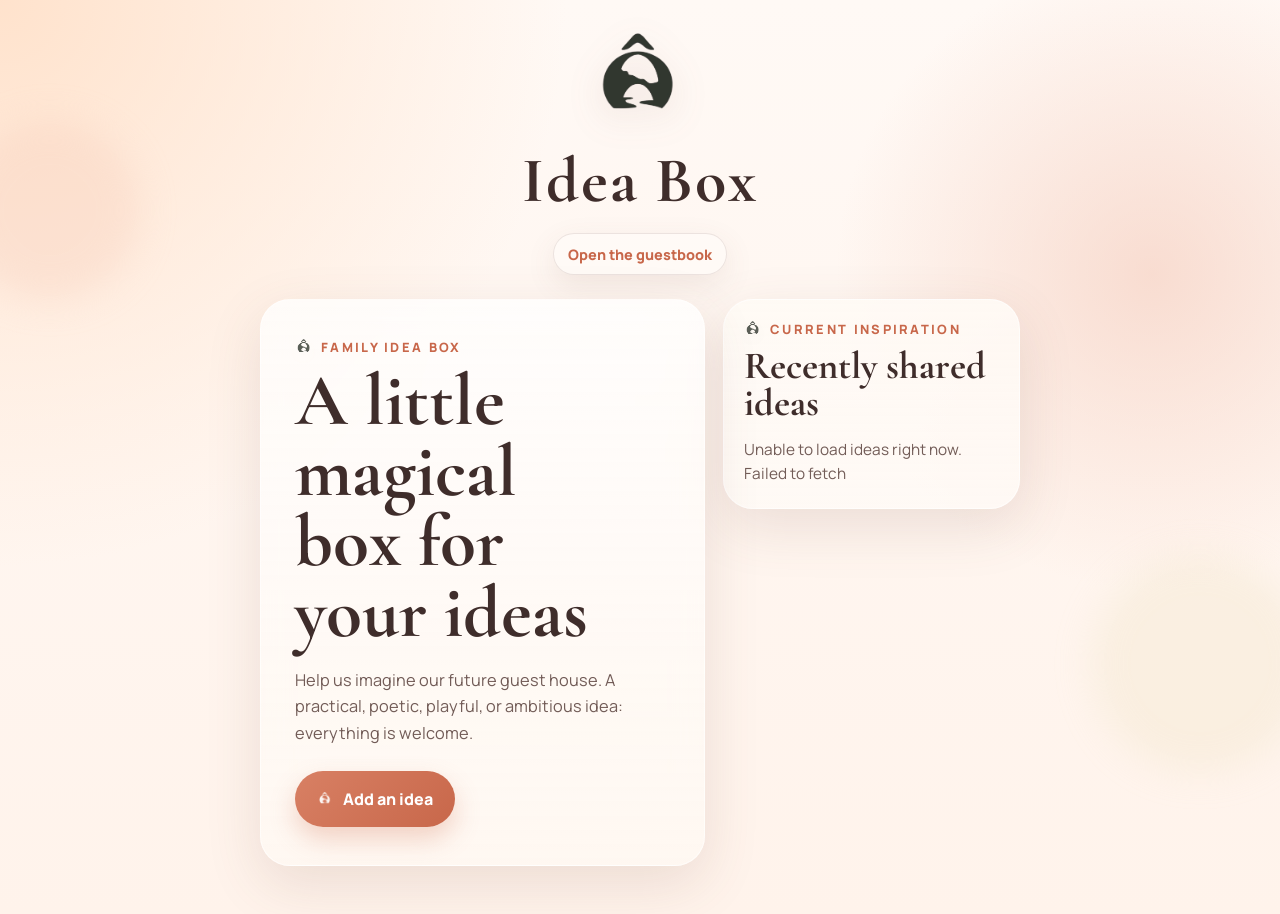
<file: index.html>
<!DOCTYPE html>
<html lang="fr">
  <head>
    <meta charset="UTF-8" />
    <meta name="viewport" content="width=device-width, initial-scale=1.0" />
    <title>Idea Box</title>
    <meta
      name="description"
      content="Partagez une idee pour notre future maison d'hotes."
    />
    <link rel="preconnect" href="https://fonts.googleapis.com" />
    <link rel="preconnect" href="https://fonts.gstatic.com" crossorigin />
    <link
      href="https://fonts.googleapis.com/css2?family=Cormorant+Garamond:wght@500;600;700&family=Manrope:wght@400;500;600;700&display=swap"
      rel="stylesheet"
    />
    <link rel="stylesheet" href="style.css" />
  </head>
  <body>
    <div class="page-shell">
      <div class="ambient ambient-one"></div>
      <div class="ambient ambient-two"></div>

      <header class="topbar">
        <div class="brand-lockup">
          <img
            class="site-logo"
            src="images/logo.png"
            alt="Idea Box logo"
          />
          <span class="brand" data-i18n="brand">Idea Box</span>
        </div>
        <nav class="topbar-actions" aria-label="Navigation secondaire">
          <a class="nav-link" href="livredor/index.html" data-i18n="guestbookLink">
            Ouvrir le livre d'or
          </a>
          <!-- <button
            class="lang-toggle"
            type="button"
            id="languageToggle"
            aria-label="Changer la langue"
          >
            FR / EN
          </button> -->
        </nav>
      </header>

      <main class="hero">
        <section class="hero-card">
          <p class="eyebrow">
            <img class="inline-logo" src="images/logo.png" alt="" aria-hidden="true" />
            <span data-i18n="eyebrow">Boite a idees familiale</span>
          </p>
          <h1 data-i18n="title">Une petite boite magique pour vos envies</h1>
          <p class="hero-copy" data-i18n="description">
            Aidez-nous a imaginer notre future maison d'hotes. Une idee simple,
            folle, poetique ou pratique: tout est bienvenu.
          </p>

          <button class="primary-button" id="openFormButton" type="button">
            <img class="button-logo" src="images/logo.png" alt="" aria-hidden="true" />
            <span data-i18n="cta">Ajouter une idee</span>
          </button>
        </section>


        <section class="confirmation-panel" id="confirmationPanel" hidden>
          <p class="confirmation-kicker">
            <img class="inline-logo" src="images/logo.png" alt="" aria-hidden="true" />
            <span data-i18n="successLabel">Derniere idee ajoutee</span>
          </p>
          <article class="idea-card" id="ideaCard">
            <div class="idea-card-top">
              <span class="idea-card-author" id="ideaAuthor">Anonymous</span>
              <span class="idea-card-date" id="ideaDate"></span>
            </div>
            <p class="idea-card-body" id="ideaText"></p>
            <p class="idea-card-note" id="ideaStatus"></p>
          </article>
          <button class="secondary-button" type="button" id="submitAnotherButton" data-i18n="submitAnother">
            Ajouter une autre idee
          </button>
        </section>

        <section class="ideas-feed" id="ideasFeedSection">
          <div class="ideas-feed-header">
            <div>
              <p class="confirmation-kicker">
                <img class="inline-logo" src="images/logo.png" alt="" aria-hidden="true" />
                <span data-i18n="ideasFeedLabel">Inspiration du moment</span>
              </p>
              <h2 class="ideas-feed-title" data-i18n="ideasFeedTitle">Les dernieres idees partagees</h2>
            </div>
          </div>
          <p class="ideas-feed-empty" id="ideasFeedEmpty" data-i18n="ideasFeedLoading">
            Chargement des idees...
          </p>
          <div class="ideas-feed-list" id="ideasFeedList"></div>
          <p class="ideas-feed-status" id="ideasFeedStatus" hidden></p>
          <div class="feed-sentinel" id="feedSentinel" aria-hidden="true"></div>
        </section>
      </main>
    </div>

    <div class="modal-backdrop" id="modalBackdrop" hidden></div>

    <section
      class="modal"
      id="ideaModal"
      role="dialog"
      aria-modal="true"
      aria-labelledby="formTitle"
      hidden
    >
      <div class="modal-handle" aria-hidden="true"></div>
      <div class="modal-header">
        <div>
          <p class="modal-kicker">
            <img class="inline-logo" src="images/logo.png" alt="" aria-hidden="true" />
            <span data-i18n="formKicker">Partagez votre idee</span>
          </p>
          <h2 id="formTitle" data-i18n="formTitle">Qu'aimeriez-vous voir dans ce lieu ?</h2>
        </div>
        <button class="close-button" id="closeFormButton" type="button" aria-label="Close">
          <span aria-hidden="true">×</span>
        </button>
      </div>

      <form class="idea-form" id="ideaForm" novalidate>
        <label class="field">
          <span class="field-label" data-i18n="nameLabel">Votre nom (facultatif)</span>
          <input
            id="nameInput"
            name="name"
            type="text"
            maxlength="60"
            autocomplete="name"
            data-i18n-placeholder="namePlaceholder"
            placeholder="Ex. Ethan"
          />
        </label>

        <label class="field">
          <span class="field-label" data-i18n="ideaLabel">Votre idee</span>
          <textarea
            id="ideaInput"
            name="idea"
            rows="5"
            maxlength="300"
            required
            data-i18n-placeholder="ideaPlaceholder"
            placeholder="Ex. Une terrasse conviviale avec des plaids pour les soirs frais..."
          ></textarea>
        </label>

        <div class="field-row">
          <p class="helper-text" data-i18n="helperText">
            Quelques mots suffisent. Votre idee peut etre simple ou ambitieuse.
          </p>
          <span class="counter" id="ideaCounter">0 / 300</span>
        </div>

        <p class="form-message" id="formMessage" role="status" aria-live="polite"></p>

        <div class="form-actions">
          <button class="secondary-button" id="cancelButton" type="button" data-i18n="cancel">
            Annuler
          </button>
          <button class="primary-button" id="submitButton" type="submit">
            <img class="button-logo" src="images/logo.png" alt="" aria-hidden="true" />
            <span data-i18n="submit">Envoyer l'idee</span>
          </button>
        </div>
      </form>
    </section>

    <script src="script.js"></script>
  </body>
</html>
</file>
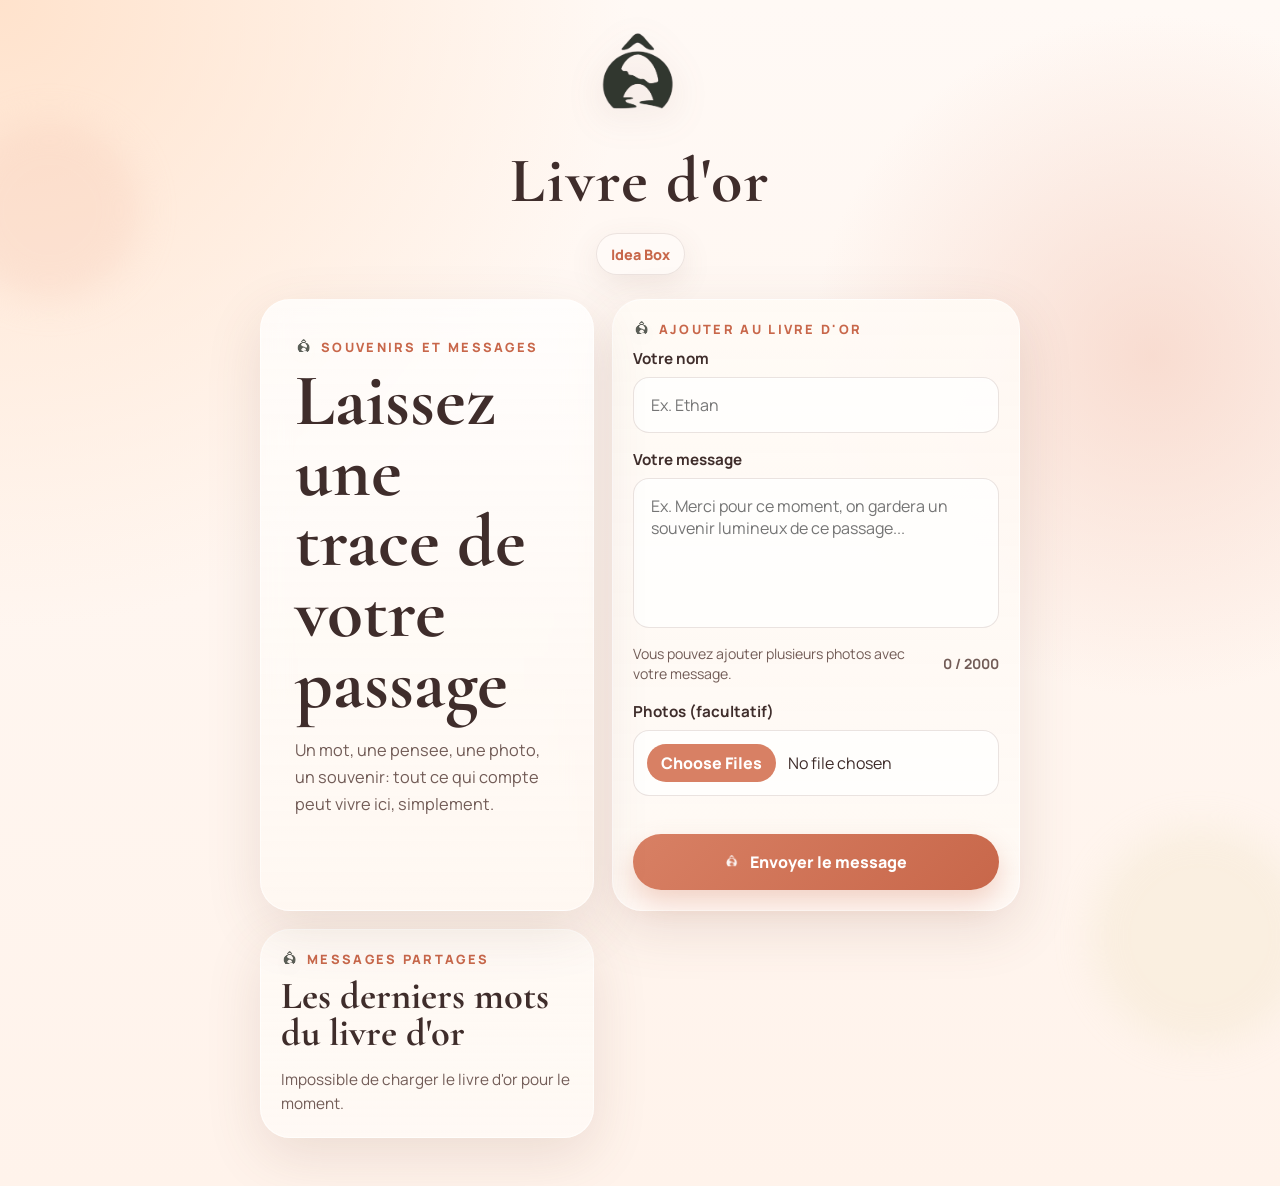
<file: livredor/index.html>
<!DOCTYPE html>
<html lang="fr">
  <head>
    <meta charset="UTF-8" />
    <meta name="viewport" content="width=device-width, initial-scale=1.0" />
    <title>Livre d'or</title>
    <meta
      name="description"
      content="Laissez un message et une photo dans le livre d'or."
    />
    <link rel="preconnect" href="https://fonts.googleapis.com" />
    <link rel="preconnect" href="https://fonts.gstatic.com" crossorigin />
    <link
      href="https://fonts.googleapis.com/css2?family=Cormorant+Garamond:wght@500;600;700&family=Manrope:wght@400;500;600;700&display=swap"
      rel="stylesheet"
    />
    <link rel="stylesheet" href="../style.css" />
  </head>
  <body>
    <div class="page-shell">
      <div class="ambient ambient-one"></div>
      <div class="ambient ambient-two"></div>

      <header class="topbar">
        <div class="brand-lockup">
          <img
            class="site-logo"
            src="../images/logo.png"
            alt="Livre d'or logo"
          />
          <span class="brand">Livre d'or</span>
        </div>
        <nav class="topbar-actions" aria-label="Navigation secondaire">
          <a class="nav-link" href="../index.html">Idea Box</a>
        </nav>
      </header>

      <main class="hero livredor-layout">
        <section class="hero-card">
          <p class="eyebrow">
            <img class="inline-logo" src="../images/logo.png" alt="" aria-hidden="true" />
            Souvenirs et messages
          </p>
          <h1>Laissez une trace de votre passage</h1>
          <p class="hero-copy">
            Un mot, une pensee, une photo, un souvenir: tout ce qui compte peut
            vivre ici, simplement.
          </p>
        </section>

        <section class="livredor-form-panel">
          <p class="modal-kicker">
            <img class="inline-logo" src="../images/logo.png" alt="" aria-hidden="true" />
            Ajouter au livre d'or
          </p>
          <form class="livredor-form" id="livredorForm" novalidate>
            <label class="field">
              <span class="field-label">Votre nom</span>
              <input
                id="guestNameInput"
                name="name"
                type="text"
                maxlength="60"
                autocomplete="name"
                required
                placeholder="Ex. Ethan"
              />
            </label>

            <label class="field">
              <span class="field-label">Votre message</span>
              <textarea
                id="guestMessageInput"
                name="message"
                rows="5"
                maxlength="2000"
                required
                placeholder="Ex. Merci pour ce moment, on gardera un souvenir lumineux de ce passage..."
              ></textarea>
            </label>

            <div class="field-row">
              <p class="helper-text">
                Vous pouvez ajouter plusieurs photos avec votre message.
              </p>
              <span class="counter" id="guestMessageCounter">0 / 2000</span>
            </div>

            <label class="field">
              <span class="field-label">Photos (facultatif)</span>
              <input
                class="photo-input"
                id="guestPhotoInput"
                name="photo"
                type="file"
                accept="image/png,image/jpeg,image/webp"
                multiple
              />
            </label>

            <div class="photo-preview-grid" id="guestPhotoPreview" hidden></div>

            <p class="form-message" id="guestFormMessage" role="status" aria-live="polite"></p>

            <div class="form-actions">
              <button class="primary-button" id="guestSubmitButton" type="submit">
                <img class="button-logo" src="../images/logo.png" alt="" aria-hidden="true" />
                <span>Envoyer le message</span>
              </button>
            </div>
          </form>
        </section>

        <section class="ideas-feed" id="livredorFeedSection">
          <div class="ideas-feed-header">
            <p class="confirmation-kicker">
              <img class="inline-logo" src="../images/logo.png" alt="" aria-hidden="true" />
              Messages partages
            </p>
            <h2 class="ideas-feed-title">Les derniers mots du livre d'or</h2>
          </div>
          <p class="ideas-feed-empty" id="livredorFeedEmpty">
            Chargement du livre d'or...
          </p>
          <div class="ideas-feed-list" id="livredorFeedList"></div>
          <p class="ideas-feed-status" id="livredorFeedStatus" hidden></p>
        </section>
      </main>
    </div>

    <script src="../livredor.js"></script>
  </body>
</html>
</file>
<file: style.css>
:root {
  --bg: #fff8f2;
  --bg-accent: #fde8dc;
  --surface: rgba(255, 255, 255, 0.72);
  --surface-strong: rgba(255, 250, 245, 0.92);
  --surface-soft: rgba(255, 255, 255, 0.54);
  --text: #3f2d2b;
  --muted: #725c57;
  --line: rgba(123, 86, 77, 0.14);
  --shadow: 0 18px 55px rgba(121, 78, 64, 0.14);
  --shadow-soft: 0 10px 30px rgba(121, 78, 64, 0.1);
  --primary: #d88064;
  --primary-strong: #c8674a;
  --secondary: #f6ece3;
  --success: #4d7f62;
  --warning: #b26e28;
  --radius-xl: 30px;
  --radius-lg: 22px;
  --radius-md: 16px;
  --radius-sm: 12px;
  --max-width: 760px;
}

* {
  box-sizing: border-box;
}

html {
  scroll-behavior: smooth;
}

body {
  margin: 0;
  min-height: 100vh;
  font-family: "Manrope", sans-serif;
  background:
    radial-gradient(circle at top left, rgba(255, 224, 200, 0.9), transparent 36%),
    radial-gradient(circle at right 10% top 30%, rgba(245, 206, 191, 0.65), transparent 24%),
    linear-gradient(180deg, #fff9f5 0%, #fff3eb 100%);
  color: var(--text);
}

button,
input,
textarea {
  font: inherit;
}

button {
  border: 0;
  cursor: pointer;
}

body.modal-open {
  overflow: hidden;
}

.page-shell {
  position: relative;
  min-height: 100vh;
  overflow: hidden;
  padding: 18px 18px 40px;
}

.ambient {
  position: absolute;
  border-radius: 999px;
  filter: blur(18px);
  opacity: 0.5;
  pointer-events: none;
  animation: drift 16s ease-in-out infinite alternate;
}

.ambient-one {
  top: 120px;
  left: -40px;
  width: 180px;
  height: 180px;
  background: rgba(245, 201, 180, 0.6);
}

.ambient-two {
  right: -30px;
  bottom: 140px;
  width: 220px;
  height: 220px;
  background: rgba(232, 219, 177, 0.44);
  animation-duration: 19s;
}

.topbar,
.hero,
.modal {
  position: relative;
  z-index: 1;
}

.topbar {
  width: min(100%, var(--max-width));
  margin: 0 auto 20px;
  display: grid;
  justify-items: center;
  gap: 14px;
}

.brand-lockup {
  display: grid;
  justify-items: center;
  gap: 8px;
}

.site-logo {
  display: block;
  width: min(108px, 28vw);
  aspect-ratio: 1;
  object-fit: contain;
  filter: drop-shadow(0 10px 18px rgba(121, 78, 64, 0.12));
}

.brand {
  font-family: "Cormorant Garamond", serif;
  font-size: 4rem;
  font-weight: 900;
  letter-spacing: 0.03em;
  text-align: center;
}

.lang-toggle {
  padding: 10px 14px;
  border-radius: 999px;
  color: var(--text);
  background: rgba(255, 255, 255, 0.52);
  border: 1px solid var(--line);
  box-shadow: var(--shadow-soft);
  font-size: 0.9rem;
  font-weight: 700;
  justify-self: end;
}

.topbar-actions {
  display: flex;
  flex-wrap: wrap;
  gap: 10px;
  justify-content: center;
  align-items: center;
}

.nav-link {
  min-height: 42px;
  display: inline-flex;
  align-items: center;
  padding: 0 14px;
  border-radius: 999px;
  color: var(--primary-strong);
  background: rgba(255, 255, 255, 0.34);
  border: 1px solid var(--line);
  box-shadow: var(--shadow-soft);
  font-size: 0.9rem;
  font-weight: 800;
  text-decoration: none;
}

.hero {
  width: min(100%, var(--max-width));
  margin: 0 auto;
  display: grid;
  gap: 18px;
}

.hero-card,
.ghost-card,
.confirmation-panel,
.modal {
  backdrop-filter: blur(14px);
  -webkit-backdrop-filter: blur(14px);
}

.hero-card {
  padding: 28px 22px;
  border-radius: var(--radius-xl);
  background: linear-gradient(180deg, var(--surface) 0%, rgba(255, 248, 242, 0.88) 100%);
  border: 1px solid rgba(255, 255, 255, 0.55);
  box-shadow: var(--shadow);
}

.eyebrow,
.modal-kicker,
.confirmation-kicker {
  margin: 0 0 10px;
  color: var(--primary-strong);
  font-size: 0.8rem;
  text-transform: uppercase;
  letter-spacing: 0.18em;
  font-weight: 800;
}

.eyebrow,
.modal-kicker,
.confirmation-kicker,
.primary-button {
  display: inline-flex;
  align-items: center;
}

.inline-logo {
  width: 18px;
  height: 18px;
  object-fit: contain;
  margin-right: 8px;
  opacity: 0.8;
  filter: drop-shadow(0 5px 10px rgba(121, 78, 64, 0.1));
}

h1,
h2 {
  margin: 0;
  font-family: "Cormorant Garamond", serif;
  line-height: 0.96;
}

h1 {
  font-size: clamp(2.8rem, 11vw, 4.6rem);
  max-width: 9ch;
}

h2 {
  font-size: clamp(2rem, 8vw, 2.8rem);
}

.hero-copy {
  margin: 18px 0 24px;
  color: var(--muted);
  font-size: 1.02rem;
  line-height: 1.65;
  max-width: 34ch;
}

.primary-button,
.secondary-button {
  min-height: 56px;
  border-radius: 999px;
  padding: 0 22px;
  font-size: 1rem;
  font-weight: 800;
  transition: transform 180ms ease, box-shadow 180ms ease, opacity 180ms ease;
}

.primary-button {
  color: #fff;
  background: linear-gradient(135deg, var(--primary) 0%, var(--primary-strong) 100%);
  box-shadow: 0 12px 26px rgba(216, 128, 100, 0.32);
  justify-content: center;
  gap: 10px;
}

.button-logo {
  width: 16px;
  height: 16px;
  object-fit: contain;
  opacity: 0.92;
  filter: brightness(0) invert(1);
}

.secondary-button {
  color: var(--text);
  background: var(--secondary);
  border: 1px solid rgba(132, 95, 84, 0.12);
}

.primary-button:active,
.secondary-button:active,
.lang-toggle:active,
.nav-link:active,
.close-button:active {
  transform: scale(0.98);
}

.primary-button:disabled {
  opacity: 0.7;
  cursor: wait;
}

.floating-ideas {
  display: grid;
  gap: 12px;
}

.ghost-card {
  padding: 16px 18px;
  border-radius: var(--radius-lg);
  background: rgba(255, 255, 255, 0.36);
  border: 1px solid rgba(255, 255, 255, 0.35);
  color: rgba(85, 58, 52, 0.68);
  font-size: 0.96rem;
  line-height: 1.45;
  box-shadow: var(--shadow-soft);
  animation: floatCard 12s ease-in-out infinite;
}

.ghost-card:nth-child(2) {
  animation-delay: -2s;
}

.ghost-card:nth-child(3) {
  animation-delay: -5s;
}

.ghost-card:nth-child(4) {
  animation-delay: -8s;
}

.confirmation-panel {
  padding: 20px;
  border-radius: var(--radius-xl);
  background: linear-gradient(180deg, var(--surface-strong) 0%, rgba(255, 250, 246, 0.82) 100%);
  border: 1px solid rgba(255, 255, 255, 0.62);
  box-shadow: var(--shadow);
}

.confirmation-panel.is-celebrating {
  animation: panelBloom 620ms cubic-bezier(0.2, 0.8, 0.2, 1);
}

.confirmation-panel[hidden] {
  display: none;
}

.ideas-feed {
  padding: 20px;
  border-radius: var(--radius-xl);
  background: linear-gradient(180deg, var(--surface-strong) 0%, rgba(255, 250, 246, 0.82) 100%);
  border: 1px solid rgba(255, 255, 255, 0.62);
  box-shadow: var(--shadow);
}

.ideas-feed-header {
  margin-bottom: 16px;
}

.ideas-feed-title {
  font-size: clamp(1.8rem, 7vw, 2.4rem);
}

.ideas-feed-empty {
  margin: 0;
  color: var(--muted);
  font-size: 0.96rem;
  line-height: 1.6;
}

.ideas-feed-list {
  display: grid;
  gap: 14px;
}

.ideas-feed-status {
  margin: 16px 0 0;
  color: var(--muted);
  font-size: 0.92rem;
  line-height: 1.5;
  text-align: center;
}

.feed-card {
  padding: 18px;
  border-radius: var(--radius-lg);
  background: rgba(255, 255, 255, 0.8);
  border: 1px solid rgba(231, 214, 205, 0.9);
  box-shadow: var(--shadow-soft);
}

.feed-card.is-visible {
  animation: cardPop 420ms cubic-bezier(0.2, 0.8, 0.2, 1);
}

.feed-card.is-vote-glow {
  animation: voteCardGlow 520ms ease;
}

.livredor-layout {
  grid-template-columns: 1fr;
}

.livredor-form-panel {
  padding: 20px;
  border-radius: var(--radius-xl);
  background: linear-gradient(180deg, var(--surface-strong) 0%, rgba(255, 250, 246, 0.82) 100%);
  border: 1px solid rgba(255, 255, 255, 0.62);
  box-shadow: var(--shadow);
}

.livredor-form {
  display: grid;
  gap: 16px;
}

.photo-input {
  padding: 13px;
}

.photo-input::file-selector-button {
  min-height: 38px;
  margin-right: 12px;
  padding: 0 14px;
  border: 0;
  border-radius: 999px;
  color: #fff;
  background: var(--primary);
  font: inherit;
  font-weight: 800;
  cursor: pointer;
}

.photo-preview-grid,
.livredor-photo-grid {
  display: grid;
  grid-template-columns: repeat(auto-fit, minmax(118px, 1fr));
  gap: 10px;
}

.photo-preview-grid[hidden] {
  display: none;
}

.photo-preview,
.livredor-photo {
  display: block;
  width: 100%;
  border-radius: var(--radius-md);
  object-fit: cover;
  aspect-ratio: 4 / 3;
  background: rgba(246, 236, 227, 0.9);
}

.photo-preview {
  border: 1px solid rgba(231, 214, 205, 0.9);
  box-shadow: var(--shadow-soft);
}

.livredor-photo-grid {
  margin-top: 14px;
}

.vote-row {
  display: flex;
  gap: 10px;
  align-items: center;
  margin-top: 14px;
}

.vote-button {
  display: inline-flex;
  align-items: center;
  justify-content: center;
  gap: 7px;
  min-height: 42px;
  padding: 0 14px;
  border-radius: 999px;
  background: rgba(246, 236, 227, 0.9);
  border: 1px solid rgba(132, 95, 84, 0.12);
  color: var(--text);
  font-size: 0.92rem;
  font-weight: 700;
  box-shadow: var(--shadow-soft);
  transition: transform 180ms ease, box-shadow 180ms ease, background 220ms ease, border-color 220ms ease, color 220ms ease;
}

.vote-button.is-selected {
  background: linear-gradient(135deg, rgba(216, 128, 100, 0.2) 0%, rgba(200, 103, 74, 0.26) 100%);
  border-color: rgba(200, 103, 74, 0.34);
  color: var(--primary-strong);
}

.vote-button.is-animating {
  animation: voteButtonPulse 420ms cubic-bezier(0.2, 0.8, 0.2, 1);
}

.vote-button.is-removing {
  animation: voteButtonRelease 360ms ease;
}

.vote-button:disabled {
  opacity: 0.65;
  cursor: wait;
}

.vote-icon {
  font-size: 1rem;
  line-height: 1;
}

.vote-count {
  min-width: 1ch;
}

.vote-count.is-animating {
  animation: voteCountPop 420ms cubic-bezier(0.2, 0.8, 0.2, 1);
}

.feed-sentinel {
  width: 100%;
  height: 1px;
}

.idea-card {
  padding: 18px;
  border-radius: var(--radius-lg);
  background: rgba(255, 255, 255, 0.84);
  border: 1px solid rgba(231, 214, 205, 0.9);
  box-shadow: var(--shadow-soft);
  transform-origin: center bottom;
}

.idea-card.is-visible {
  animation: cardPop 420ms cubic-bezier(0.2, 0.8, 0.2, 1);
}

.idea-card.is-celebrating {
  animation: submitCardBloom 720ms cubic-bezier(0.18, 0.82, 0.22, 1);
}

.idea-card-top {
  display: flex;
  gap: 14px;
  justify-content: space-between;
  align-items: baseline;
  margin-bottom: 10px;
}

.idea-card-author,
.idea-card-date {
  font-size: 0.92rem;
}

.idea-card-author {
  font-weight: 800;
}

.idea-card-date,
.idea-card-note {
  color: var(--muted);
}

.idea-card-body {
  margin: 0;
  font-size: 1rem;
  line-height: 1.65;
  white-space: pre-wrap;
}

.idea-card-note {
  margin: 14px 0 0;
  font-size: 0.9rem;
}

.modal-backdrop {
  position: fixed;
  inset: 0;
  z-index: 10;
  background: rgba(76, 47, 40, 0.24);
  opacity: 0;
  pointer-events: none;
  transition: opacity 220ms ease;
}

.modal-backdrop.is-visible {
  opacity: 1;
  pointer-events: auto;
}

.modal {
  position: fixed;
  z-index: 11;
  left: 0;
  right: 0;
  bottom: 0;
  width: min(100%, 760px);
  margin: 0 auto;
  padding: 14px 18px 22px;
  background: linear-gradient(180deg, rgba(255, 252, 249, 0.95) 0%, rgba(255, 244, 237, 0.98) 100%);
  border-radius: 28px 28px 0 0;
  box-shadow: 0 -10px 40px rgba(89, 57, 49, 0.18);
  transform: translateY(102%);
  transition: transform 260ms ease;
}

.modal.is-open {
  transform: translateY(0);
}

.modal[hidden],
.modal-backdrop[hidden] {
  display: none;
  visibility: hidden;
}

.modal-handle {
  width: 54px;
  height: 5px;
  border-radius: 999px;
  background: rgba(111, 80, 72, 0.18);
  margin: 4px auto 18px;
}

.modal-header {
  display: flex;
  gap: 16px;
  align-items: start;
  justify-content: space-between;
  margin-bottom: 20px;
}

.close-button {
  display: grid;
  place-items: center;
  width: 42px;
  height: 42px;
  border-radius: 999px;
  background: rgba(255, 255, 255, 0.78);
  color: var(--text);
  border: 1px solid var(--line);
  box-shadow: var(--shadow-soft);
  font-size: 1.6rem;
  line-height: 1;
}

.idea-form {
  display: grid;
  gap: 16px;
}

.field {
  display: grid;
  gap: 8px;
}

.field-label {
  font-size: 0.95rem;
  font-weight: 700;
}

input,
textarea {
  width: 100%;
  border: 1px solid rgba(122, 88, 79, 0.16);
  border-radius: var(--radius-md);
  background: rgba(255, 255, 255, 0.72);
  color: var(--text);
  padding: 16px 17px;
  box-shadow: inset 0 1px 0 rgba(255, 255, 255, 0.5);
}

input {
  min-height: 56px;
}

textarea {
  min-height: 150px;
  resize: none;
}

input:focus,
textarea:focus {
  outline: 2px solid rgba(216, 128, 100, 0.24);
  border-color: rgba(216, 128, 100, 0.58);
}

.field-row,
.form-actions {
  display: flex;
  gap: 12px;
  align-items: center;
  justify-content: space-between;
}

.helper-text,
.counter,
.form-message {
  margin: 0;
  font-size: 0.88rem;
  line-height: 1.45;
  color: var(--muted);
}

.counter {
  flex-shrink: 0;
  font-weight: 700;
}

.form-message[data-state="error"] {
  color: #a44531;
}

.form-message[data-state="success"] {
  color: var(--success);
}

.form-message[data-state="warning"] {
  color: var(--warning);
}

.form-actions {
  padding-top: 6px;
}

.form-actions .secondary-button,
.form-actions .primary-button,
.confirmation-panel .secondary-button {
  flex: 1;
}

@media (min-width: 720px) {
  .page-shell {
    padding: 26px 26px 48px;
  }

  .topbar {
    margin-bottom: 24px;
  }

  .hero {
    grid-template-columns: 1.2fr 0.8fr;
    align-items: start;
  }

  .hero.livredor-layout {
    grid-template-columns: 0.9fr 1.1fr;
  }

  .hero-card {
    padding: 38px 34px;
    min-height: 100%;
  }

  .confirmation-panel {
    grid-column: 1 / -1;
  }

  .modal {
    bottom: 22px;
    border-radius: 30px;
    max-width: 620px;
  }
}

@keyframes floatCard {
  0% {
    transform: translateY(0px);
  }
  50% {
    transform: translateY(-7px);
  }
  100% {
    transform: translateY(0px);
  }
}

@keyframes drift {
  0% {
    transform: translate3d(0, 0, 0);
  }
  100% {
    transform: translate3d(16px, -18px, 0);
  }
}

@keyframes cardPop {
  0% {
    opacity: 0;
    transform: scale(0.96) translateY(10px);
  }
  100% {
    opacity: 1;
    transform: scale(1) translateY(0);
  }
}

@keyframes voteButtonPulse {
  0% {
    transform: scale(1);
    box-shadow: var(--shadow-soft);
  }
  45% {
    transform: scale(1.05) translateY(-1px);
    box-shadow: 0 14px 24px rgba(216, 128, 100, 0.18);
  }
  100% {
    transform: scale(1);
    box-shadow: var(--shadow-soft);
  }
}

@keyframes voteButtonRelease {
  0% {
    transform: scale(1);
  }
  40% {
    transform: scale(0.96);
  }
  100% {
    transform: scale(1);
  }
}

@keyframes voteCountPop {
  0% {
    transform: translateY(0) scale(1);
    opacity: 0.72;
  }
  45% {
    transform: translateY(-3px) scale(1.14);
    opacity: 1;
  }
  100% {
    transform: translateY(0) scale(1);
    opacity: 1;
  }
}

@keyframes voteCardGlow {
  0% {
    box-shadow: var(--shadow-soft);
  }
  50% {
    box-shadow: 0 18px 34px rgba(216, 128, 100, 0.18);
  }
  100% {
    box-shadow: var(--shadow-soft);
  }
}

@keyframes submitCardBloom {
  0% {
    opacity: 0.75;
    transform: scale(0.97) translateY(8px);
    box-shadow: var(--shadow-soft);
  }
  40% {
    opacity: 1;
    transform: scale(1.02) translateY(-2px);
    box-shadow: 0 18px 34px rgba(216, 128, 100, 0.16);
  }
  100% {
    opacity: 1;
    transform: scale(1) translateY(0);
    box-shadow: var(--shadow-soft);
  }
}

@keyframes panelBloom {
  0% {
    transform: translateY(6px);
    box-shadow: var(--shadow);
  }
  45% {
    transform: translateY(-2px);
    box-shadow: 0 24px 48px rgba(216, 128, 100, 0.12);
  }
  100% {
    transform: translateY(0);
    box-shadow: var(--shadow);
  }
}

@media (prefers-reduced-motion: reduce) {
  *,
  *::before,
  *::after {
    animation-duration: 0.01ms !important;
    animation-iteration-count: 1 !important;
    transition-duration: 0.01ms !important;
    scroll-behavior: auto !important;
  }
}
</file>
